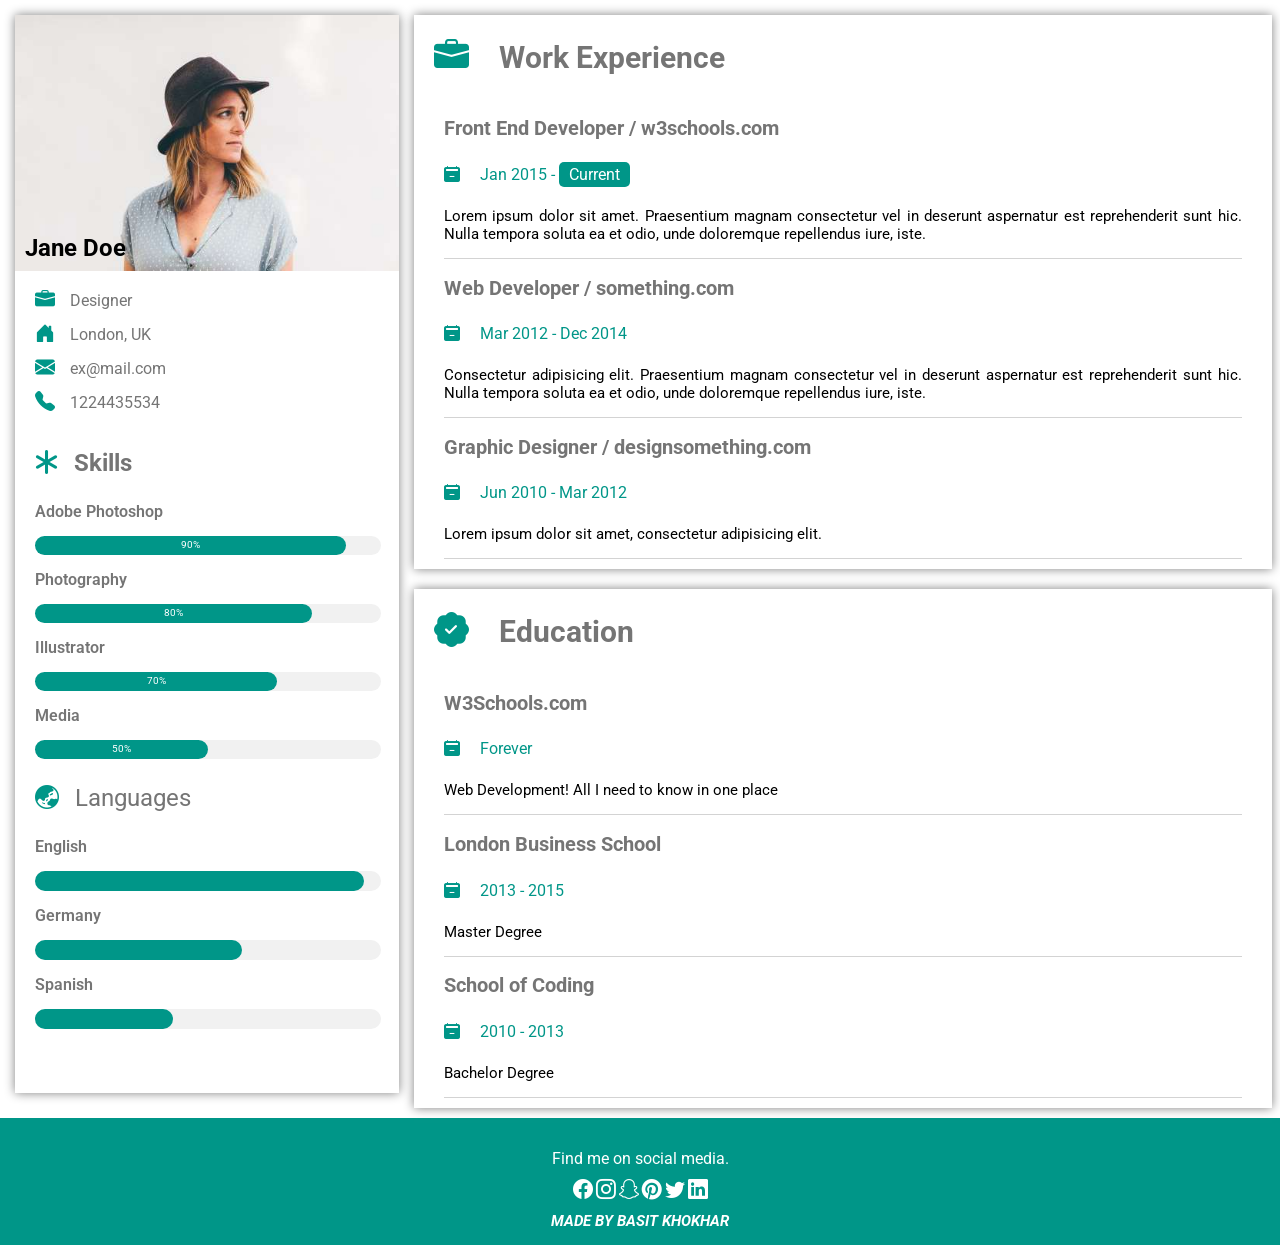
<file: index.html>
<!DOCTYPE html>
<html lang="en">
<head>
    <meta charset="UTF-8">
    <meta name="viewport" content="width=device-width, initial-scale=1.0">
    <link rel="stylesheet" href="34project.css">
    <link rel="preconnect" href="https://fonts.googleapis.com">
    <link rel="preconnect" href="https://fonts.gstatic.com" crossorigin>
    <link href="https://fonts.googleapis.com/css2?family=Roboto&display=swap" rel="stylesheet">
    <link rel="stylesheet" href="https://cdn.jsdelivr.net/npm/bootstrap-icons@1.11.1/font/bootstrap-icons.css">
    <title>34 project</title>
</head>
<body>
    <div class="container">
        <div class="flex">
            <div class="flex-left">
               <div class="top-image">
                <div class="image"><img src="images\project34\avatar_hat.jpg" alt="images\project34\avatar_hat.jpg"></div>
                <div class="heading-1"><h1>Jane Doe</h1></div>
               </div>
               <div class="left-list1">
                <ul>
                    <li> <span class="icons"><i class="bi bi-briefcase-fill"></i></span><span class="icon-data">Designer</span></li>
                    <li> <span class="icons"><i class="bi bi-house-door-fill"></i></span><span class="icon-data">London, UK</span></li>
                    <li> <span class="icons"><i class="bi bi-envelope-fill"></i></span><span class="icon-data">ex@mail.com</span></li>
                    <li> <span class="icons"><i class="bi bi-telephone-fill"></i></span><span class="icon-data">1224435534</span></li>
                    <li class="last-icon"> <span class="iconss"><i class="bi bi-asterisk"></i></span><span class="icon-datas"><b>Skills</b></span></li>
                </ul>
               </div>
               <div class="left-list2">
                <ul>
                    <li><span class="left-list2-headings">Adobe Photoshop</span></li>
                    <li>
                        <div class="box1">
                            <div class="inbox1">
                                <p>90%</p>
                            </div>
                        </div>    
                    </li>
                    <li><span class="left-list2-headings">Photography</span></li>
                    <li>
                        <div class="box2">
                            <div class="inbox2">
                                <p>80%</p>
                            </div>
                        </div>  
                    </li>
                    <li><span class="left-list2-headings">Illustrator</span></li>
                    <li>
                        <div class="box3">
                            <div class="inbox3">
                                <p>70%</p>
                            </div>
                        </div>  
                    </li>
                    <li><span class="left-list2-headings">Media</span></li>
                    <li>
                        <div class="box4">
                            <div class="inbox4">
                                <p>50%</p>
                            </div>
                        </div>  
                    </li>
                </ul>
               </div>
               <div class="left-list3">
                  <ul>
                    <li class="last-icon"> <span class="iconss"><i class="bi bi-globe-asia-australia"></i></span><span class="icon-datas">Languages</span></li>
                  </ul>
               </div>
               <div class="left-list4">
                <ul>
                    <li><span class="left-list2-headings">English</span></li>
                    <li>
                        <div class="box1">
                            <div class="inbox1">                   
                            </div>
                        </div>    
                    </li>
                    <li><span class="left-list2-headings">Germany</span></li>
                    <li>
                        <div class="box2">
                            <div class="inbox2">
                            </div>
                        </div>  
                    </li>
                    <li><span class="left-list2-headings">Spanish</span></li>
                    <li>
                        <div class="box3">
                            <div class="inbox3">
                            </div>
                        </div>  
                    </li>                
                </ul>
               </div>
            </div>
            <div class="flex-right">
                <!-- first upper-box -->
                <div class="upper-box">
                    <div class="upper-box-heading1">
                        <div class="upper-box-heading1-data"><span class="iconss"><i class="bi bi-briefcase-fill"></i></span><span class="icon-datas"><h2>Work Experience</h2></span></div>
                    </div>
                    <div class="upper-box-box1">
                        <div class="upper-box-box1-heading1"><h2>Front End Developer / w3schools.com</h2></div>
                        <div class="upper-box-box1-iconline"><span class="iconsss"><i class="bi bi-calendar2-minus-fill"></i></span><span class="icons-data">Jan 2015 - <span class="icon-indata">Current</span></span></div>
                        <div class="upper-box-box1-para1"><p>Lorem ipsum dolor sit amet. Praesentium magnam consectetur vel in deserunt aspernatur est reprehenderit sunt hic. Nulla tempora soluta ea et odio, unde doloremque repellendus iure, iste.</p></div>
                    </div>
                    <div class="upper-box-box1">
                        <div class="upper-box-box1-heading1"><h2>Web Developer / something.com</h2></div>
                        <div class="upper-box-box1-iconline"><span class="iconsss"><i class="bi bi-calendar2-minus-fill"></i></span><span class="icons-data">Mar 2012 - Dec 2014</span></div>
                        <div class="upper-box-box1-para1"><p>Consectetur adipisicing elit. Praesentium magnam consectetur vel in deserunt aspernatur est reprehenderit sunt hic. Nulla tempora soluta ea et odio, unde doloremque repellendus iure, iste.</p></div>
                    </div>
                    <div class="upper-box-box1">
                        <div class="upper-box-box1-heading1"><h2>Graphic Designer / designsomething.com</h2></div>
                        <div class="upper-box-box1-iconline"><span class="iconsss"><i class="bi bi-calendar2-minus-fill"></i></span><span class="icons-data">Jun 2010 - Mar 2012</span></div>
                        <div class="upper-box-box1-para1"><p>Lorem ipsum dolor sit amet, consectetur adipisicing elit.</p></div>
                    </div>
                </div>
                <!-- second upper-box -->
                <div class="upper-box">
                    <div class="upper-box-heading1">
                        <div class="upper-box-heading1-data"><span class="iconss"><i class="bi bi-patch-check-fill"></i></span><span class="icon-datas"><h2>Education</h2></span></div>
                    </div>
                    <div class="upper-box-box1">
                        <div class="upper-box-box1-heading1"><h2>W3Schools.com</h2></div>
                        <div class="upper-box-box1-iconline"><span class="iconsss"><i class="bi bi-calendar2-minus-fill"></i></span><span class="icons-data">Forever</span></div>
                        <div class="upper-box-box1-para1"><p>Web Development! All I need to know in one place</p></div>
                    </div>
                    <div class="upper-box-box1">
                        <div class="upper-box-box1-heading1"><h2>London Business School</h2></div>
                        <div class="upper-box-box1-iconline"><span class="iconsss"><i class="bi bi-calendar2-minus-fill"></i></span><span class="icons-data">2013 - 2015</span></div>
                        <div class="upper-box-box1-para1"><p>Master Degree</p></div>
                    </div>
                    <div class="upper-box-box1">
                        <div class="upper-box-box1-heading1"><h2>School of Coding</h2></div>
                        <div class="upper-box-box1-iconline"><span class="iconsss"><i class="bi bi-calendar2-minus-fill"></i></span><span class="icons-data">2010 - 2013</span></div>
                        <div class="upper-box-box1-para1"><p>Bachelor Degree</p></div>
                    </div>
                </div>
            </div>
        </div>
        <div class="footer">
            <div class="footer-para1"><p>Find me on social media.</p></div>
            <div class="footer-social-icons">
                <span class="footer-social-icons-data">
                    <span class="social-icons"><i class="bi bi-facebook"></i></span>
                    <span class="social-icons"><i class="bi bi-instagram"></i></span>
                    <span class="social-icons"><i class="bi bi-snapchat"></i></span>
                    <span class="social-icons"><i class="bi bi-pinterest"></i></span>
                    <span class="social-icons"><i class="bi bi-twitter"></i></span>
                    <span class="social-icons"><i class="bi bi-linkedin"></i></span>
                </span>
            </div>
            <div class="footer-heading1"><h2>MADE BY BASIT KHOKHAR</h2></div>
        </div>
    </div>
</body>
</html>
</file>
<file: 34project.css>
@media only screen and (max-width:600px) {
    .flex{
        flex-wrap: wrap;
    }
    .flex .flex-left{
        width: 90% !important;
        margin-left:10%;
        margin-right: 10%;
    }
    .flex-right{
        width: 90% !important;
        margin-left:3%;
        margin-right: auto;
    }
}
html{
    font-size: 62.5%;
}
body{
    font-family:'Roboto', sans-serif;
    margin: 0;
}
.container{
    box-sizing: border-box;
    width: 100%;
    height: auto;
    margin: 0;
    padding: 0;
    border: none;
}
.flex{
    box-sizing: border-box;
    display: flex;
    flex-direction: row;
    border: none;
}
.flex .flex-left{
    width: 30%;
    box-sizing: border-box;
    display: flex;
    flex-direction: column;
    border: none;
    margin: 1.5rem;
    box-shadow: 0 0 1rem 0 gray;
}
.flex .flex-left .top-image img{
    width: 100%;
    margin: 0;
}
.flex .flex-left .top-image{
    position: relative;
}
.flex .flex-left .heading-1{
    position: absolute;
    padding-left: 1rem;
    transform: translateY(-5.5rem);
}
    /* left flex list 1 */
.flex .flex-left .heading-1 h1{
    font-size: 2.4rem;
}
.flex .flex-left .left-list1{
    margin: 0;
}
.flex .flex-left .left-list1 ul{
    display: flex;
    flex-direction: column;
    margin: rem;
    border: none;
    justify-content: left;
    padding-left: 2rem;
}
.flex .flex-left .left-list1 ul li{
    display: inline-flex;
    gap: 1.5rem;
    font-size: 1.6rem;
    border: none;
    margin: .5rem 0;
}
.flex .flex-left .left-list1 ul li .icons{
    font-size: 2.0rem;
    color: #009688;
}
.flex .flex-left .left-list1 ul li .icon-data{
    padding-top: .3rem;
    color: #757575;
}
.flex .flex-left .left-list1 ul .last-icon{
    margin-top: 3rem ;
    margin-bottom: 0;
}
.flex .flex-left .left-list1 ul .last-icon .iconss{
    font-size: 2.4rem;
    font-weight: bolder;
    color: #009688;
}
.flex .flex-left .left-list1 ul .last-icon .icon-datas{
    color: #757575;
    font-size: 2.4rem;
}
   /* left flex list2 */
.left-list2{
    border: none;
    margin-top: 0;
    padding: 0;
}
.left-list2 ul{
    list-style: none;
    padding-left: 2rem;
    padding-top: 0;
    margin-top: 0rem;
}
.left-list2 ul li{
    border: none;
    margin: 1.5rem 0;
}
.left-list2 ul li .left-list2-headings{
    font-size: 1.6rem;
    font-weight: 600;
    color: #757575;
}
.left-list2 ul li .box1{
    width: 95%;
    height: 1.9rem;
    border: none;
    background-color:#f1f1f1;
    position: relative;
    justify-content: center;
    border-radius: 2rem;
}
.left-list2 ul li .box1 .inbox1{
    width: 90%;
    height: 1.9rem;
    background-color: #009688;
    position: absolute;
    border-radius: 2rem;
}
.left-list2 ul li .box1 .inbox1 p{
    text-align: center;
    transform: translateY(-.7rem);
    color: white;
}

.left-list2 ul li .box2{
    width: 95%;
    height: 1.9rem;
    border: none;
    background-color:#f1f1f1;
    position: relative;
    justify-content: center;
    border-radius: 2rem;
}
.left-list2 ul li .box2 .inbox2{
    width: 80%;
    height: 1.9rem;
    background-color: #009688;
    position: absolute;
    border-radius: 2rem;
}
.left-list2 ul li .box2 .inbox2 p{
    text-align: center;
    transform: translateY(-.7rem);
    color: white;
}

.left-list2 ul li .box3{
    width: 95%;
    height: 1.9rem;
    border: none;
    background-color:#f1f1f1;
    position: relative;
    justify-content: center;
    border-radius: 2rem;
}
.left-list2 ul li .box3 .inbox3{
    width: 70%;
    height: 1.9rem;
    background-color: #009688;
    position: absolute;
    border-radius: 2rem;
}
.left-list2 ul li .box3 .inbox3 p{
    text-align: center;
    transform: translateY(-.7rem);
    color: white;
}
.left-list2 ul li .box4{
    width: 95%;
    height: 1.9rem;
    border: none;
    background-color: #f1f1f1;
    position: relative;
    justify-content: center;
    border-radius: 2rem;
}
.left-list2 ul li .box4 .inbox4{
    width: 50%;
    height: 1.9rem;
    background-color: #009688;
    position: absolute;
    border-radius: 2rem;
}
.left-list2 ul li .box4 .inbox4 p{
    text-align: center;
    transform: translateY(-.7rem);
    color: white;
}
.left-list3 ul{
    list-style: none;
    padding-left: 2rem;
}
.left-list3 ul li{
    display: inline-flex;
    gap: 1.6rem;
}
.left-list3 ul li .iconss{
    font-size: 2.4rem;
    font-weight: bolder;
    color: #009688;
}
.left-list3 ul li .icon-datas{
    color: #757575;
    font-size: 2.4rem;
}
/* flex left list 4 */
.left-list4 ul{
    list-style: none;
    padding-left: 2rem;
}
.left-list4 ul li{
    border: none;
    margin: 1.5rem 0;
}
.left-list4 ul li .left-list2-headings{
    font-size: 1.6rem;
    font-weight: 600;
    color: #757575; 
}
.left-list4 ul li .box1{
    width: 95%;
    height: 2.0rem;
    border: none;
    background-color:#f1f1f1;
    position: relative;
    justify-content: center;
    border-radius: 2rem;
}
.left-list4 ul li .box1 .inbox1{
    width: 95%;
    height: 2.0rem;
    background-color: #009688;
    position: absolute;
    border-radius: 2rem;
}
.left-list4 ul li .box2{
    width: 95%;
    height: 2.0rem;
    border: none;
    background-color:#f1f1f1;
    position: relative;
    justify-content: center;
    border-radius: 2rem;
}
.left-list4 ul li .box2 .inbox2{
    width: 60%;
    height: 2.0rem;
    background-color: #009688;
    position: absolute;
    border-radius: 2rem;
}
.left-list4 ul li .box3{
    width: 95%;
    height: 2.0rem;
    border: none;
    background-color:#f1f1f1;
    position: relative;
    justify-content: center;
    border-radius: 2rem;
}
.left-list4 ul li .box3 .inbox3{
    width: 40%;
    height: 2.0rem;
    background-color: #009688;
    position: absolute;
    border-radius: 2rem;
}
/* flex right side */
.flex .flex-right{
    box-sizing: border-box;
    width: 67%;
    display: flex;
    flex-direction: column;
    gap: 2rem;
    border: none;
    margin-top: 1.5rem;
    margin-right: auto;
    
}
.flex .flex-right .upper-box{
    box-sizing: border-box;
    border: none;
    box-shadow: 0 0 1rem 0 gray;
}
.flex .flex-right .upper-box .upper-box-heading1-data{
    display: inline-flex;
    gap: 3rem;
}
.flex .flex-right .upper-box .upper-box-heading1 .upper-box-heading1-data .iconss{
    font-size: 3.5rem;
    color: #009688;
    padding-top:2.1rem;
    padding-left: 2rem;
}
.flex .flex-right .upper-box .upper-box-heading1 .upper-box-heading1-data .icon-datas{
    font-size: 2.0rem;
    color: #757575;
}
.flex .flex-right .upper-box-box1{
    margin: 1rem 3rem;
    border-bottom: .05rem solid lightgray;
}
.flex .flex-right .upper-box-box1 .upper-box-box1-heading1 h2{
    color: #757575;
    font-size: 2rem;
}
.flex .flex-right .upper-box-box1 .upper-box-box1-iconline{
    display: inline-flex;
    gap: 2rem;
    margin: .8rem 0;
}
.flex .flex-right .upper-box-box1 .upper-box-box1-iconline .iconsss{
    font-size: 1.6rem;
    color: #009688;
}
.flex .flex-right .upper-box-box1 .upper-box-box1-iconline .icons-data{
    font-size: 1.6rem;
    color: #009688;
}
.flex .flex-right .upper-box-box1 .upper-box-box1-iconline .icon-indata{
    color: white;
    background-color: #009688;
    padding: .3rem 1rem;
    border-radius: .5rem;
}
.upper-box-box1-para1 p{
    font-size: 1.5rem;
    text-align: justify;
}
.container .footer{
    background-color:#009688;
    margin-bottom: 0;
    margin-top: 1rem;
    padding: 1.5rem 0;
}
.container .footer .footer-para1 p{
   color: white;
   font-size: 1.6rem;
   text-align: center;
   margin-bottom:1rem;
}
.container .footer .footer-social-icons .footer-social-icons-data{
  border: none;
  display: flex;
  flex-direction: row;
  gap: .3rem;
  justify-content: center;
}
.container .footer .footer-social-icons .social-icons i{
    color: white;
    font-size: 2rem;
    text-align: center;
}
.container .footer .footer-social-icons .social-icons i:hover{
    color: black;
}
.container .footer .footer-heading1 h2{
    color: white;
    text-align: center;
    font-style: italic;
    margin: 0rem;
    margin-top: 1rem;
}
</file>
